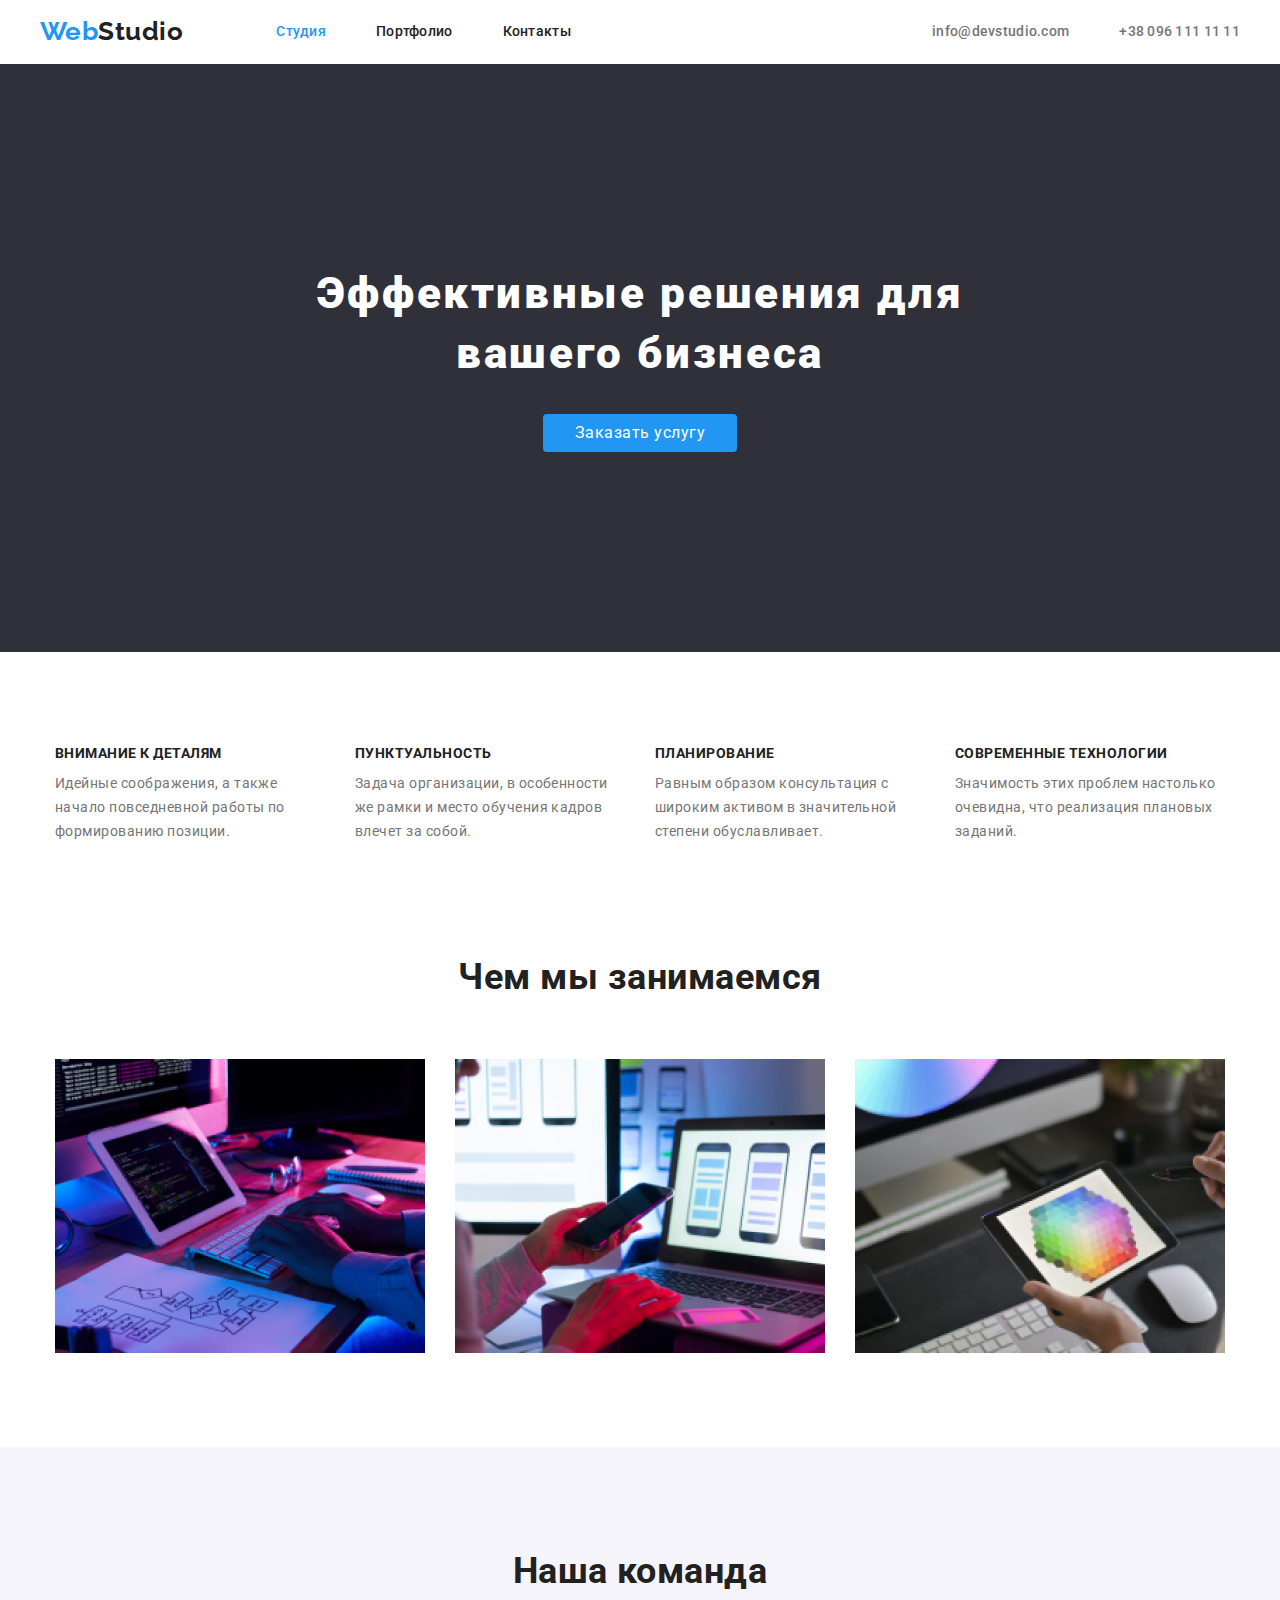
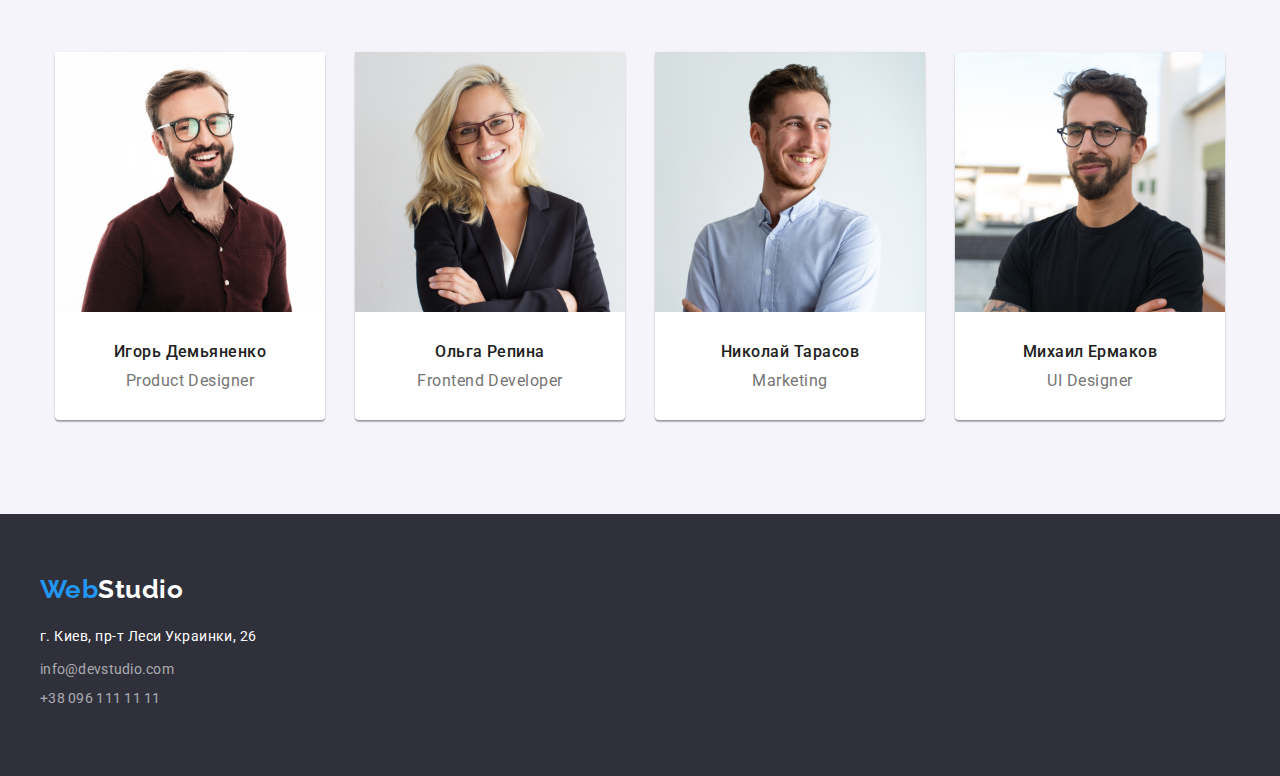
<file: index.html>
<!DOCTYPE html>
<html lang="ru">
  <head>
    <meta charset="UTF-8" />
    <meta name="viewport" content="width=device-width, initial-scale=1.0" />
    <title>WebStudio</title>
    <link
      href="https://fonts.googleapis.com/css2?family=Raleway:wght@700&family=Roboto:wght@400;500;700;900&display=swap"
      rel="stylesheet"
    />
    <link rel="stylesheet" href="./css/normalize.css" />
    <link rel="stylesheet" href="./css/styles.css" />
  </head>
  <body class="page">
    <header>
      <div class="container head">
        <nav class="site-nav">
          <a href="./index.html" class="logo"
            ><span class="logoblue">Web</span>Studio</a
          >
          <ul class="site-nav list">
            <li class="site-nav item">
              <a href="./index.html" class="link nav current">Студия</a>
            </li>
            <li class="site-nav item">
              <a href="./portfolio.html" class="link nav">Портфолио</a>
            </li>
            <li class="site-nav item">
              <a href="" class="link nav">Контакты</a>
            </li>
          </ul>
        </nav>
        <ul class="site-nav list">
          <li class="site-nav item">
            <a href="mailto:info@devstudio.com" class="link nav contact"
              >info@devstudio.com</a
            >
          </li>
          <li class="site-nav item">
            <a href="tel:+380961111111" class="link nav contact"
              >+38 096 111 11 11</a
            >
          </li>
        </ul>
      </div>
    </header>

    <main>
      <section class="hero">
        <h1 class="hero-title">Эффективные решения для вашего бизнеса</h1>
        <a href="" class="button">Заказать услугу</a>
      </section>
      <section class="section feature">
        <div class="container feature">
          <h2 class="section-title no-title">Особенности</h2>
          <ul class="feature list">
            <li class="feature item">
              <h3 class="feature-title">Внимание к деталям</h3>
              <p class="feature-text">
                Идейные соображения, а также начало повседневной работы по
                формированию позиции.
              </p>
            </li>
            <li class="feature item">
              <h3 class="feature-title">Пунктуальность</h3>
              <p class="feature-text">
                Задача организации, в особенности же рамки и место обучения
                кадров влечет за собой.
              </p>
            </li>
            <li class="feature item">
              <h3 class="feature-title">Планирование</h3>
              <p class="feature-text">
                Равным образом консультация с широким активом в значительной
                степени обуславливает.
              </p>
            </li>
            <li class="feature item">
              <h3 class="feature-title">Современные технологии</h3>
              <p class="feature-text">
                Значимость этих проблем настолько очевидна, что реализация
                плановых заданий.
              </p>
            </li>
          </ul>
        </div>
      </section>
      <section class="section">
        <div class="container">
          <h2 class="section-title">Чем мы занимаемся</h2>
          <ul class="we-do list">
            <li class="we-do item">
              <a href=""
                ><img
                  src="./img/img1.jpg"
                  alt="Бэкенд разработка"
                  class="we-do-img"
                  width="370"
              /></a>
            </li>
            <li class="we-do item">
              <a href=""
                ><img
                  src="./img/img2.jpg"
                  alt="Фронтенд разработка"
                  class="we-do-img"
                  width="370"
              /></a>
            </li>
            <li class="we-do item">
              <a href=""
                ><img
                  src="./img/img3.jpg"
                  alt="Разработка дизайна"
                  class="we-do-img"
                  width="370"
              /></a>
            </li>
          </ul>
        </div>
      </section>
      <section class="section team">
        <div class="container">
          <h2 class="section-title">Наша команда</h2>
          <ul class="team list">
            <li class="team item">
              <img
                src="./img/product-designer.jpg"
                alt="Фото участника команды"
                class="team-img"
                width="270"
              />
              <h3 class="team-title">Игорь Демьяненко</h3>
              <p class="team-text">Product Designer</p>
            </li>
            <li class="team item">
              <img
                src="./img/frontend-developer.jpg"
                alt="Фото участника команды"
                class="team-img"
                width="270"
              />
              <h3 class="team-title">Ольга Репина</h3>
              <p class="team-text">Frontend Developer</p>
            </li>
            <li class="team item">
              <img
                src="./img/marketing.jpg"
                alt="Фото участника команды"
                class="team-img"
                width="270"
              />
              <h3 class="team-title">Николай Тарасов</h3>
              <p class="team-text">Marketing</p>
            </li>
            <li class="team item">
              <img
                src="./img/ui-designer.jpg"
                alt="Фото участника команды"
                class="team-img"
                width="270"
              />
              <h3 class="team-title">Михаил Ермаков</h3>
              <p class="team-text">UI Designer</p>
            </li>
          </ul>
        </div>
      </section>
    </main>

    <footer>
      <div class="container">
        <a href="./index.html" class="logo footerlogo"
          ><span class="logoblue">Web</span>Studio</a
        >
        <address class="address">
          <p class="address-text">г. Киев, пр-т Леси Украинки, 26</p>
          <ul class="list">
            <li>
              <a href="mailto:info@devstudio.com" class="link footer-link"
                >info@devstudio.com</a
              >
            </li>
            <li>
              <a href="tel:+380961111111" class="link footer-link"
                >+38 096 111 11 11</a
              >
            </li>
          </ul>
        </address>
      </div>
    </footer>
  </body>
</html>
</file>
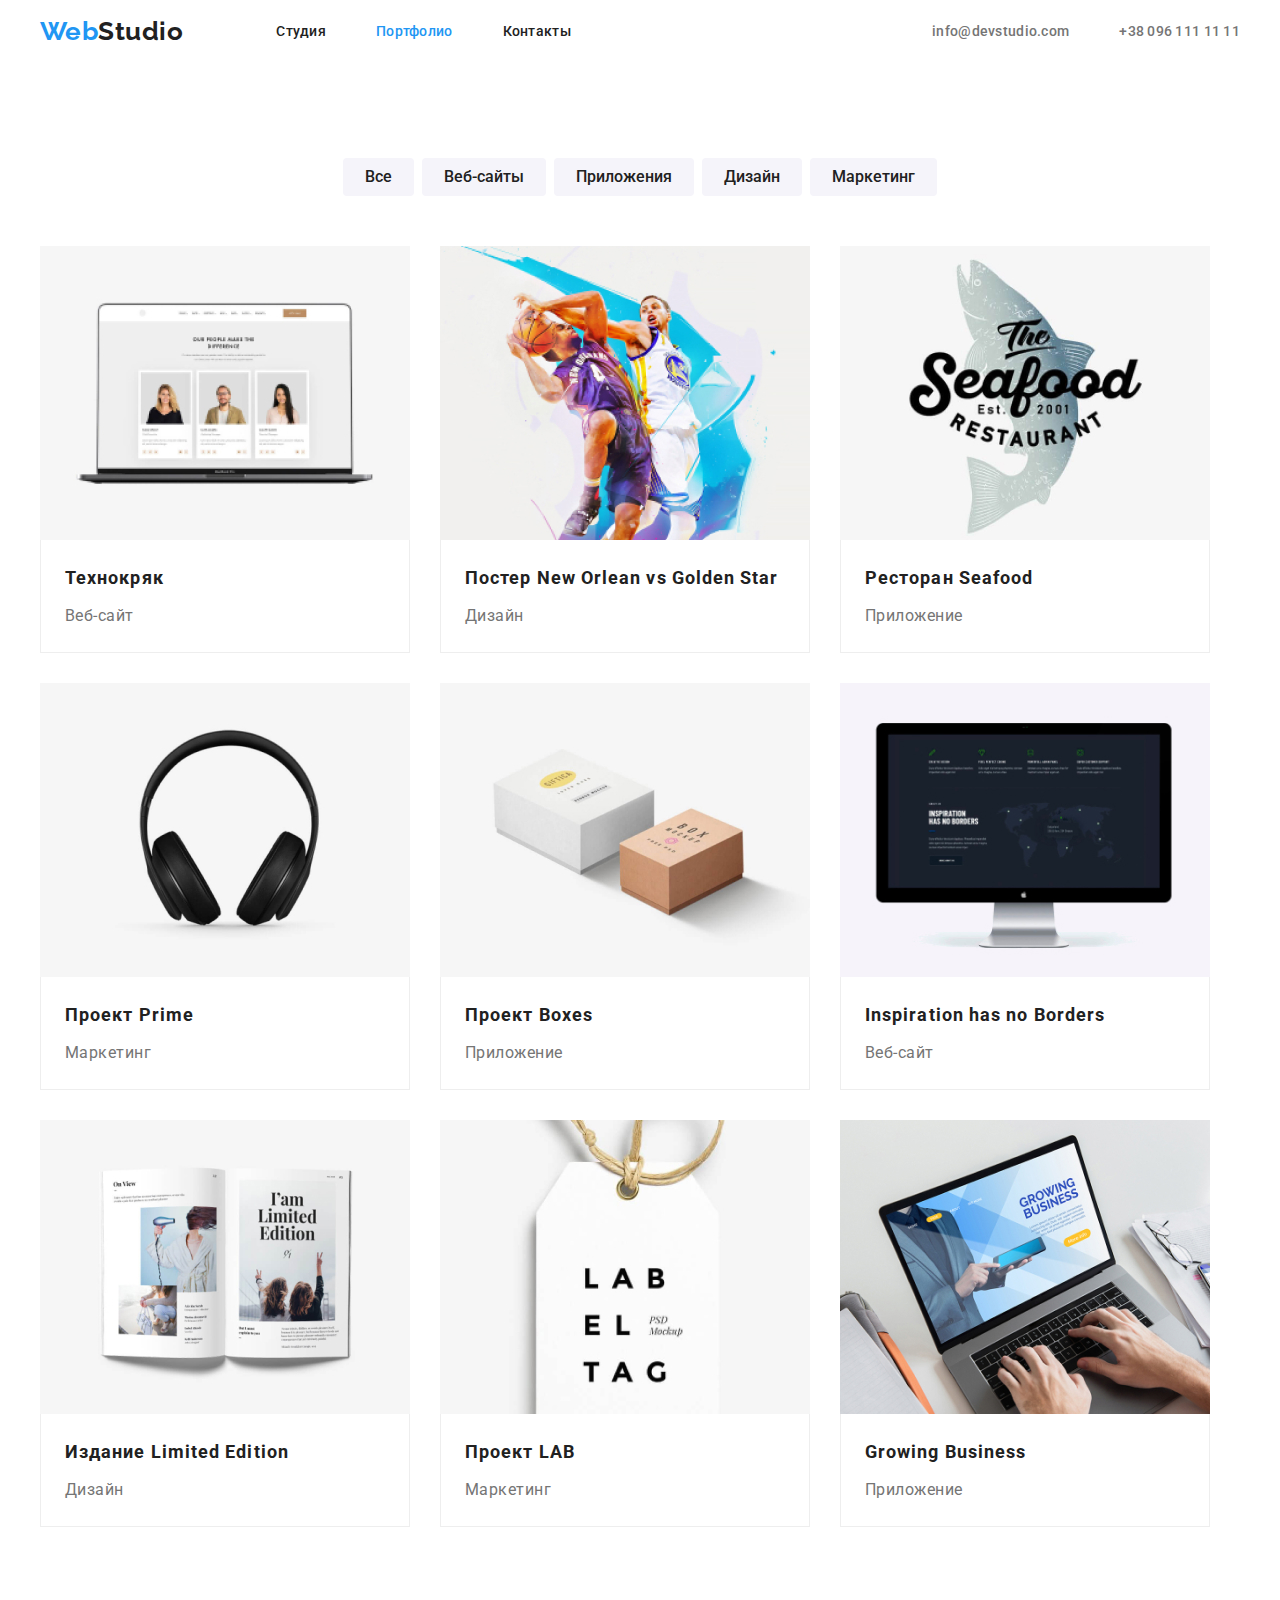
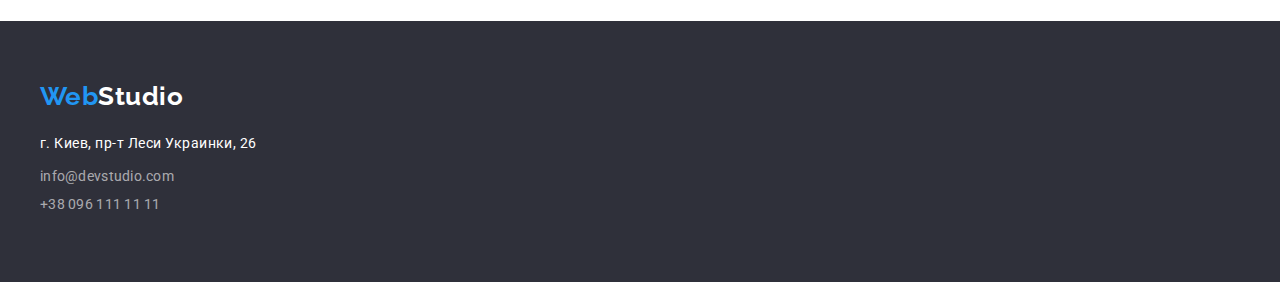
<file: portfolio.html>
<!DOCTYPE html>
<html lang="ru">
  <head>
    <meta charset="UTF-8" />
    <meta name="viewport" content="width=device-width, initial-scale=1.0" />
    <title>WebStudio</title>

    <link
      href="https://fonts.googleapis.com/css2?family=Raleway:wght@700&family=Roboto:wght@400;500;700;900&display=swap"
      rel="stylesheet"
    />
    <link rel="stylesheet" href="./css/normalize.css" />
    <link rel="stylesheet" href="./css/styles.css" />
  </head>
  <body class="page">
    <header>
      <div class="container head">
        <nav class="site-nav">
          <a href="./index.html" class="logo"
            ><span class="logoblue">Web</span>Studio</a
          >
          <ul class="site-nav list">
            <li class="site-nav item">
              <a href="./index.html" class="link nav">Студия</a>
            </li>
            <li class="site-nav item">
              <a href="./portfolio.html" class="link nav current">Портфолио</a>
            </li>
            <li class="site-nav item">
              <a href="" class="link nav">Контакты</a>
            </li>
          </ul>
        </nav>
        <ul class="site-nav list">
          <li class="site-nav item">
            <a href="mailto:info@devstudio.com" class="link nav contact"
              >info@devstudio.com</a
            >
          </li>
          <li class="site-nav item">
            <a href="tel:+380961111111" class="link nav contact"
              >+38 096 111 11 11</a
            >
          </li>
        </ul>
      </div>
    </header>

    <main>
      <section class="portfolio-section">
        <div class="container">
          <h1 class="section-title no-title">Портфолио</h1>

          <ul class="portfolio-nav list">
            <li class="portfolio-but-item">
              <button type="button" class="portfolio-nav button">Все</button>
            </li>
            <li class="portfolio-but-item">
              <button type="button" class="portfolio-nav button">
                Веб-сайты
              </button>
            </li>
            <li class="portfolio-but-item">
              <button type="button" class="portfolio-nav button">
                Приложения
              </button>
            </li>
            <li class="portfolio-but-item">
              <button type="button" class="portfolio-nav button">Дизайн</button>
            </li>
            <li class="portfolio-but-item">
              <button type="button" class="portfolio-nav button">
                Маркетинг
              </button>
            </li>
          </ul>
          <ul class="portfolio list">
            <li class="portfolio item">
              <img
                src="./img/technocrack.jpg"
                alt="Пример интерфейса сайта"
                class="portfolio-img"
                width="370"
              />
              <div class="card-text block">
                <h2 class="card-title">Технокряк</h2>
                <p class="card-text">Веб-сайт</p>
              </div>
            </li>
            <li class="portfolio item">
              <img
                src="./img/poster.jpg"
                alt="Постер"
                class="portfolio-img"
                width="370"
              />
              <div class="card-text block">
                <h2 class="card-title">Постер New Orlean vs Golden Star</h2>
                <p class="card-text">Дизайн</p>
              </div>
            </li>
            <li class="portfolio item">
              <img
                src="./img/restaurant.jpg"
                alt="Лого ресторана"
                class="portfolio-img"
                width="370"
              />
              <div class="card-text block">
                <h2 class="card-title">Ресторан Seafood</h2>
                <p class="card-text">Приложение</p>
              </div>
            </li>
            <li class="portfolio item">
              <img
                src="./img/headphones.jpg"
                alt="Наушники"
                class="portfolio-img"
                width="370"
              />
              <div class="card-text block">
                <h2 class="card-title">Проект Prime</h2>
                <p class="card-text">Маркетинг</p>
              </div>
            </li>
            <li class="portfolio item">
              <img
                src="./img/boxes.jpg"
                class="portfolio-img"
                alt="Коробки"
                width="370"
              />
              <div class="card-text block">
                <h2 class="card-title">Проект Boxes</h2>
                <p class="card-text">Приложение</p>
              </div>
            </li>
            <li class="portfolio item">
              <img
                src="./img/inspiration.jpg"
                alt="Вдохновение"
                class="portfolio-img"
                width="370"
              />
              <div class="card-text block">
                <h2 class="card-title">Inspiration has no Borders</h2>
                <p class="card-text">Веб-сайт</p>
              </div>
            </li>
            <li class="portfolio item">
              <img
                src="./img/magazine.jpg"
                alt="Открытый журнал"
                class="portfolio-img"
                width="370"
              />
              <div class="card-text block">
                <h2 class="card-title">Издание Limited Edition</h2>
                <p class="card-text">Дизайн</p>
              </div>
            </li>
            <li class="portfolio item">
              <img
                src="./img/label.jpg"
                alt="Ярлык"
                class="portfolio-img"
                width="370"
              />
              <div class="card-text block">
                <h2 class="card-title">Проект LAB</h2>
                <p class="card-text">Маркетинг</p>
              </div>
            </li>
            <li class="portfolio item">
              <img
                src="./img/businessapp.jpg"
                alt="Интерфейс приложения"
                class="portfolio-img"
                width="370"
              />
              <div class="card-text block">
                <h2 class="card-title">Growing Business</h2>
                <p class="card-text">Приложение</p>
              </div>
            </li>
          </ul>
        </div>
      </section>
    </main>

    <footer>
      <div class="container">
        <a href="./index.html" class="logo footerlogo"
          ><span class="logoblue">Web</span>Studio</a
        >
        <address class="address">
          <p class="address-text">г. Киев, пр-т Леси Украинки, 26</p>
          <ul class="list">
            <li>
              <a href="mailto:info@devstudio.com" class="link footer-link"
                >info@devstudio.com</a
              >
            </li>
            <li>
              <a href="tel:+380961111111" class="link footer-link"
                >+38 096 111 11 11</a
              >
            </li>
          </ul>
        </address>
      </div>
    </footer>
  </body>
</html>
</file>
<file: css/styles.css>
:root {
  --primary-text-color: #757575;
  --title-text-color: #212121;
  --accent-color: #2196f3;
  --white-color: #ffffff;
  --button-background: #f5f4fa;
  --footer-link-color: rgba(255, 255, 255, 0.6);
  --secondary-background: #2f303a;
  --grey-background: #f5f4fa;
}

h1,
h2,
h3,
h4,
h5,
h6,
p {
  margin-top: 0;
  margin-bottom: 0;
}

.container.head {
  display: flex;
  justify-content: space-between;
}

.container {
  margin-left: auto;
  margin-right: auto;
  width: 1200px;
  padding-left: 15px;
  padding-right: 15px;
}

.list {
  margin: 0;
  padding: 0;
  list-style: none;
}

.page {
  color: var(--primary-text-color);
  background-color: var(--white-color);

  font-family: Roboto, sans-serif;
  letter-spacing: 0.03em;
}
.logo {
  color: var(--title-text-color);

  font-family: Raleway;
  font-weight: bold;
  font-size: 26px;
  line-height: 1.2;
  text-decoration: none;
}
.logoblue {
  color: var(--accent-color);
}

/* Site nav */

.site-nav {
  display: flex;
  align-items: center;
}

.site-nav.list {
  margin-left: 93px;
}

.link {
  color: var(--title-text-color);

  font-weight: 500;
  font-size: 14px;
  line-height: 1.14;
  letter-spacing: 0.02em;
  text-decoration: none;
}

.link.nav {
  display: block;
  padding-top: 24px;
  padding-bottom: 24px;
}

.link.contact {
  color: var(--primary-text-color);
}

.link:hover,
.link:focus {
  color: var(--accent-color);
}
.link.current {
  color: var(--accent-color);
}

.site-nav .item {
  margin-right: 50px;
}

.site-nav .item:last-child {
  margin-right: 0;
}

.hero {
  padding-top: 200px;
  padding-bottom: 200px;
  text-align: center;
  background-color: var(--secondary-background);
}

.hero-title {
  margin-top: 0;
  margin-bottom: 30px;
  margin-left: auto;
  margin-right: auto;
  width: 696px;
  color: var(--white-color);

  font-weight: 900;
  font-size: 44px;
  line-height: 1.36;
  letter-spacing: 0.06em;
}

.section {
  padding-top: 94px;
  padding-bottom: 94px;
  color: var(--primary-text-color);

  font-size: 14px;
  line-height: 1.7;
}

.section-title {
  margin-top: 0;
  margin-bottom: 50px;
  color: var(--title-text-color);

  font-weight: 700;
  font-size: 36px;
  line-height: 1.7;

  text-align: center;
}

.section-title.no-title {
  margin-bottom: 0;
  font-size: 0;
}

.section.feature {
  padding-bottom: 0;
}

.feature.list {
  display: flex;
  justify-content: center;
}
.feature-title {
  padding-bottom: 10px;
  color: var(--title-text-color);

  font-weight: 700;
  font-size: 14px;
  line-height: 1.14;
  text-transform: uppercase;
}
.feature.item {
  margin-right: 30px;
  width: 270px;
}

.feature.item:last-child {
  margin-right: 0;
  padding-bottom: 10px;
}

.feature-text {
  font-size: 14px;
  line-height: 1.7;
}

.we-do.list {
  display: flex;
  justify-content: center;
}

.we-do.item {
  width: 370px;
  margin-right: 30px;
}
.we-do.item:last-child {
  margin-right: 0;
}

.we-do-img {
  display: block;
}

.section.team {
  background-color: var(--grey-background);
}

.team.list {
  display: flex;
  justify-content: center;
}

.team.item {
  border-radius: 4px;
  box-shadow: 0px 1px 3px rgba(0, 0, 0, 0.12), 0px 1px 1px rgba(0, 0, 0, 0.14),
    0px 2px 1px rgba(0, 0, 0, 0.2);
  margin-right: 30px;
  background-color: var(--white-color);
}

.team.item:last-child {
  margin-right: 0;
}

.team-title {
  padding-bottom: 10px;
  color: var(--title-text-color);
  text-align: center;

  font-weight: 500;
  font-size: 16px;
  line-height: 1.19;
}
.team-img {
  display: block;
  padding-bottom: 30px;
}

.team-text {
  padding-bottom: 30px;
  font-size: 16px;
  line-height: 1.19;
  text-align: center;
}

.card-title {
  padding-bottom: 4px;
  color: var(--title-text-color);

  font-weight: 700;
  font-size: 18px;
  line-height: 2;
  letter-spacing: 0.06em;
}

.card-text {
  font-size: 16px;
  line-height: 2;
}

.button {
  display: inline-block;
  border-radius: 4px;

  background-color: var(--accent-color);
  color: var(--white-color);

  font-family: inherit;
  text-decoration: none;
  text-align: center;
}

.hero > .button {
  padding: 10px 32px;
}

.portfolio-section {
  padding-top: 94px;
  padding-bottom: 94px;
}

.portfolio-nav.list {
  display: flex;
  justify-content: center;
  margin-bottom: 50px;
}

.portfolio-nav.button {
  padding: 6px 22px;
  border-radius: 4px;
  border: 0;
  background-color: var(--button-background);
  color: var(--title-text-color);

  font-weight: 500;
  font-size: 16px;
  line-height: 1.6;
}

.portfolio-nav.button:hover,
.portfolio-nav.button:focus {
  background-color: var(--accent-color);
  color: var(--white-color);
}

.portfolio-but-item {
  margin-right: 8px;
}

.portfolio-but-item:last-child {
  margin-right: 0;
}

.portfolio.list {
  display: flex;
  flex-wrap: wrap;
}

.portfolio.item {
  width: 370px;
  margin-right: 30px;
  margin-bottom: 30px;
}

.card-text.block {
  border-left: 1px;
  border-right: 1px;
  border-bottom: 1px;
  border-left-style: solid;
  border-right-style: solid;
  border-bottom-style: solid;
  border-color: #eeeeee;

  padding-left: 24px;
  padding-right: 24px;
  padding-top: 20px;
  padding-bottom: 20px;
}

.portfolio.item:nth-child(3n) {
  margin-right: 0;
  margin-bottom: 30px;
}

.portfolio.item:nth-last-child(-n + 3) {
  margin-bottom: 0;
}

.portfolio-img {
  display: block;
}

footer {
  padding-top: 60px;
  padding-bottom: 60px;
  background-color: #2f303a;
}

.address {
  color: var(--white-color);

  font-style: normal;
  font-size: 14px;
  line-height: 1.7;
}
.address-text {
  display: inline-block;
  padding-bottom: 9px;
}

.footer-link {
  display: inline-block;
  padding-bottom: 9px;
  color: var(--footer-link-color);

  font-weight: 400;
}

.logo.footerlogo {
  display: inline-block;
  padding-bottom: 20px;
  color: var(--white-color);
}
</file>
